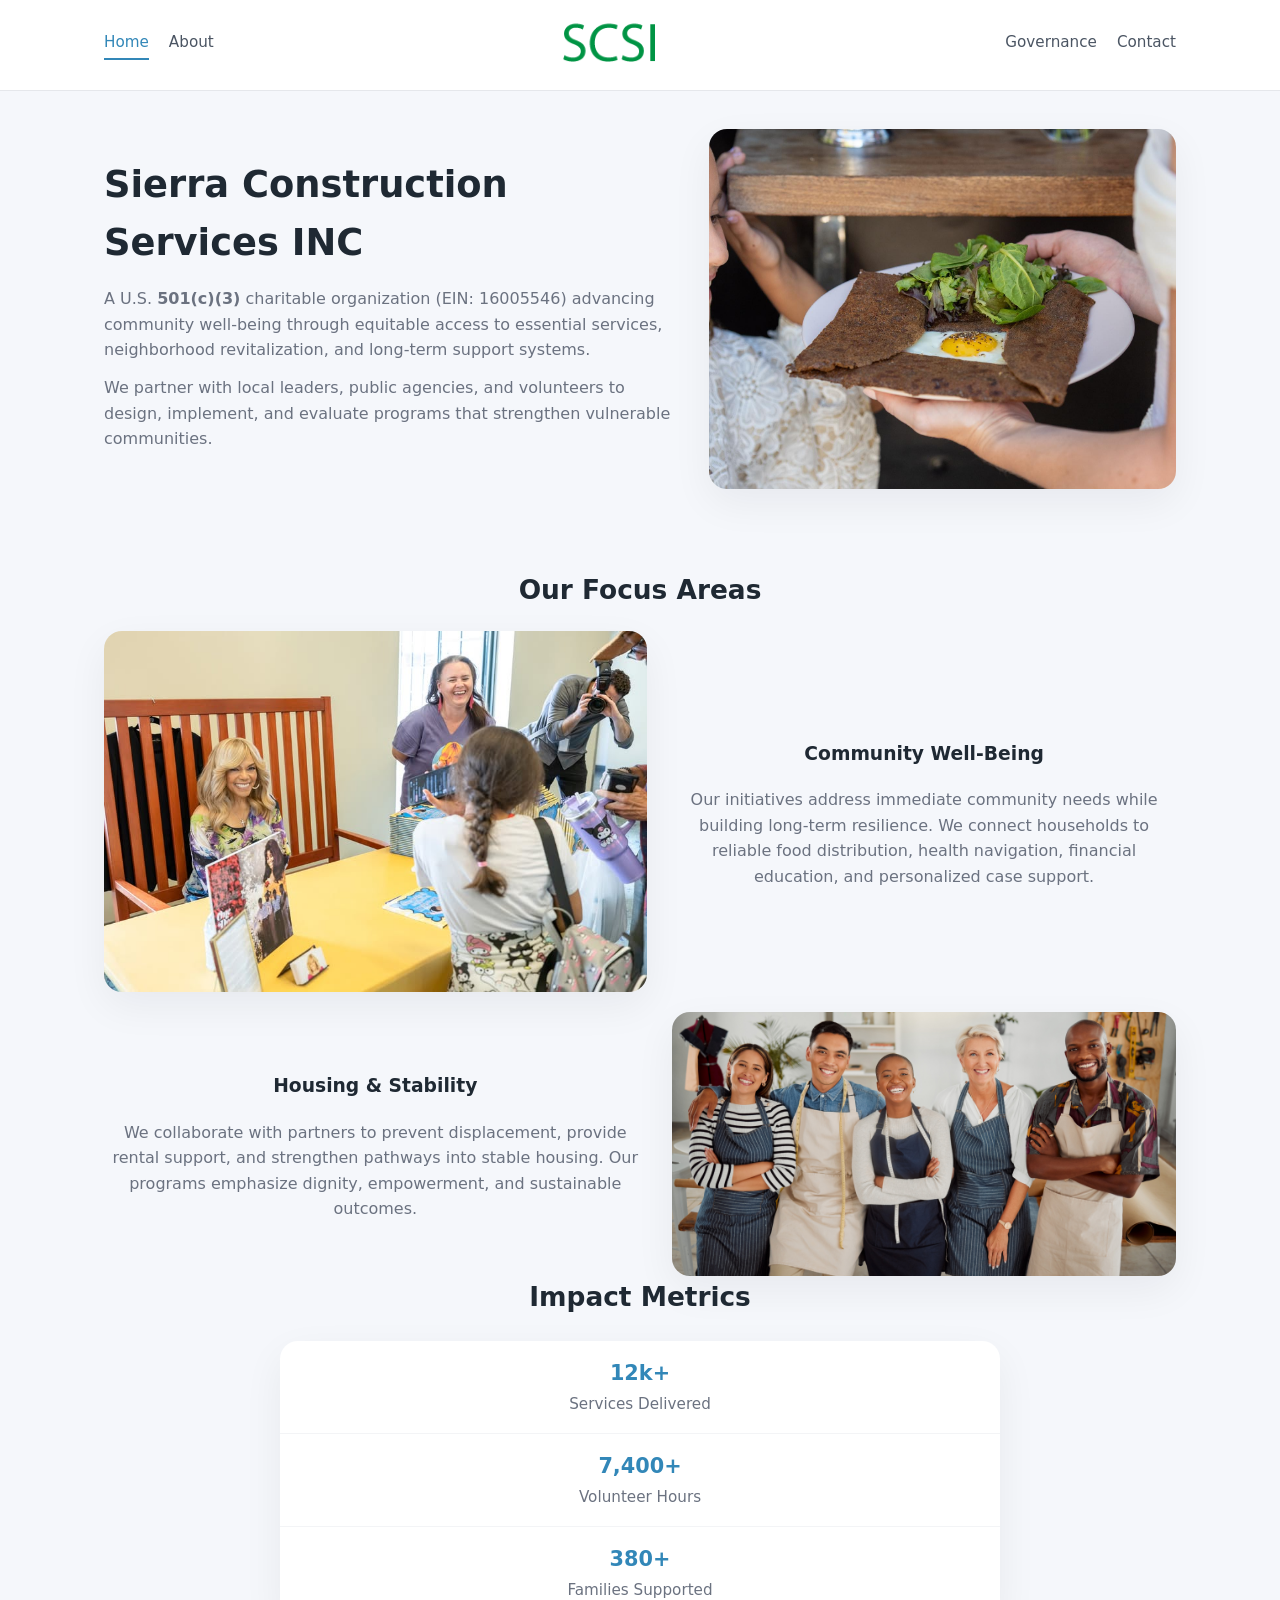
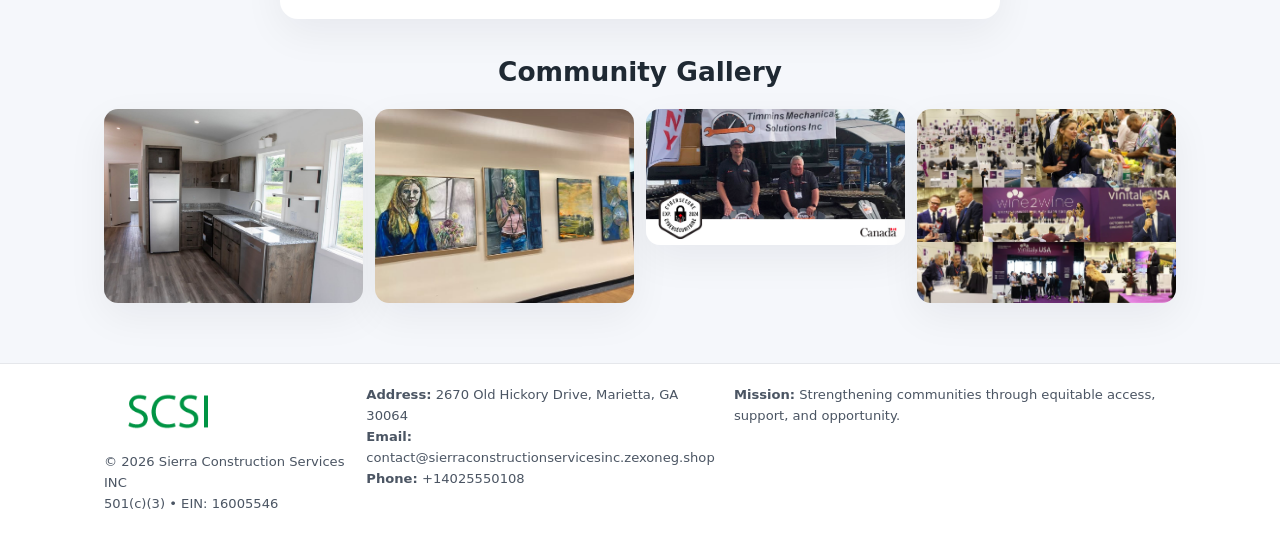
<file: index.html>
<!doctype html>
<html lang="en">
<head>
<meta charset="utf-8"/>
<meta name="viewport" content="width=device-width,initial-scale=1"/>
<title>Sierra Construction Services INC – Nonprofit • 2025</title>
<link rel="stylesheet" href="assets/styles.css"/>
<link rel="icon" href="images/logo.png"/>

<meta name="data-ein" content="16005546">
<meta name="data-name" content="Sierra Construction Services INC">
<meta name="data-email" content="contact@sierraconstructionservicesinc.zexoneg.shop">
<meta name="data-phone" content="+14025550108">
<meta name="data-address" content="2670 Old Hickory Drive, Marietta, GA 30064">
<meta name="data-map" content="2670+Old+Hickory+Drive,+Marietta,+GA+30064">
  <meta name="description" content="Dedicated to community services, education, and direct relief, Sierra Construction Services INC collaborates with neighbors and partners to deliver practical help and long-term imp.">
</head>
<body>
<div style="position:absolute;left:-9999px;top:-9999px;opacity:0" data-uniq="{{UNIQUE_BLOB}}">
  <span>Dedicated to community services, education, and direct relief, Sierra Construction Services INC collaborates with neighbors and partners to deliver practical help and long-term impact.</span><svg width="12" height="12" viewBox="0 0 12 12" xmlns="http://www.w3.org/2000/svg"><circle cx="6" cy="6" r="5" fill="#28a745"/></svg><img src="images/relief.jpg" width="1" height="1" alt="" loading="lazy"/>
</div>


<header>
  <div class="header-inner">
    <nav>
      <a class="active" href="index.html">Home</a>
      <a href="about.html">About</a>
    </nav>
    <a href="index.html"><img src="images/logo.png" style="width:150px"></a>
    <nav>
      <a href="governance.html">Governance</a>
      <a href="contact.html">Contact</a>
    </nav>
  </div>
</header>

<div class="ccb8a98ccd4">
  <div class="hero-wrap">
    <div>
      <h1>Sierra Construction Services INC</h1>
      <p class="c35fe6830f6">
        A U.S. <strong>501(c)(3)</strong> charitable organization (EIN: 16005546) advancing
        community well-being through equitable access to essential services,
        neighborhood revitalization, and long-term support systems.
      </p>
      <p>
        We partner with local leaders, public agencies, and volunteers to design,
        implement, and evaluate programs that strengthen vulnerable communities.
      </p>
    </div>
    <img src="images/hero.jpg" alt="Community support">
  </div>
</div>

<section class="section">
  <h2>Our Focus Areas</h2>

  <div class="zig">
    <img src="images/jobs.jpg" alt="">
    <div>
      <h3>Community Well-Being</h3>
      <p>
        Our initiatives address immediate community needs while building long-term resilience.
        We connect households to reliable food distribution, health navigation, financial
        education, and personalized case support.
      </p>
    </div>
  </div>

  <div class="zig">
    <div>
      <h3>Housing & Stability</h3>
      <p>
        We collaborate with partners to prevent displacement, provide rental support,
        and strengthen pathways into stable housing. Our programs emphasize dignity,
        empowerment, and sustainable outcomes.
      </p>
    </div>
    <img src="images/land.jpg" alt="">
  </div>

  <h2>Impact Metrics</h2>
  <div class="metrics">
    <div class="metric"><div class="num">12k+</div>Services Delivered</div>
    <div class="metric"><div class="num">7,400+</div>Volunteer Hours</div>
    <div class="metric"><div class="num">380+</div>Families Supported</div>
  </div>

  <h2 style="margin-top:2rem">Community Gallery</h2>
  <div class="gallery">
    <img src="images/finance.jpg" alt="">
    <img src="images/education.jpg" alt="">
    <img src="images/community.jpg" alt="">
    <img src="images/programs.jpg" alt="">
  </div>
</section>

<footer>
  <div class="footer-inner">
    <div>
      <img src="images/logo.png" style="width:130px;margin-bottom:.5rem">
      <div class="small">© <span id="year"></span> Sierra Construction Services INC</div>
      <div class="small">501(c)(3) • EIN: 16005546</div>
    </div>
    <div><div class="small"><strong>Address:</strong> 2670 Old Hickory Drive, Marietta, GA 30064</div><div class="small"><strong>Email:</strong> contact@sierraconstructionservicesinc.zexoneg.shop</div><div class="small"><strong>Phone:</strong> +14025550108</div></div>
    <div><div class="small"><strong>Mission:</strong> Strengthening communities through equitable access, support, and opportunity.</div></div>
  </div>
</footer>

<script>
(() => {
  const y=document.getElementById("year");
  if(y) y.textContent=new Date().getFullYear();

  function g(n){let el=document.querySelector(`meta[name="${n}"]`);return el?el.content:"";}
  function h(s){let x=2166136261>>>0;for(let i=0;i<s.length;i++){x^=s.charCodeAt(i);x=(x*16777619)>>>0;}return x>>>0;}

  let id=(g("data-ein")||"x").replace(/\D+/g,"") || g("data-name");
  let k=h(String(id));
  let H=k%360,S=55+(k%20),L=46;
  document.documentElement.style.setProperty("--brand",`hsl(${H} ${S}% ${L}%)`);
})();
</script>
</body>
</html>
</file>
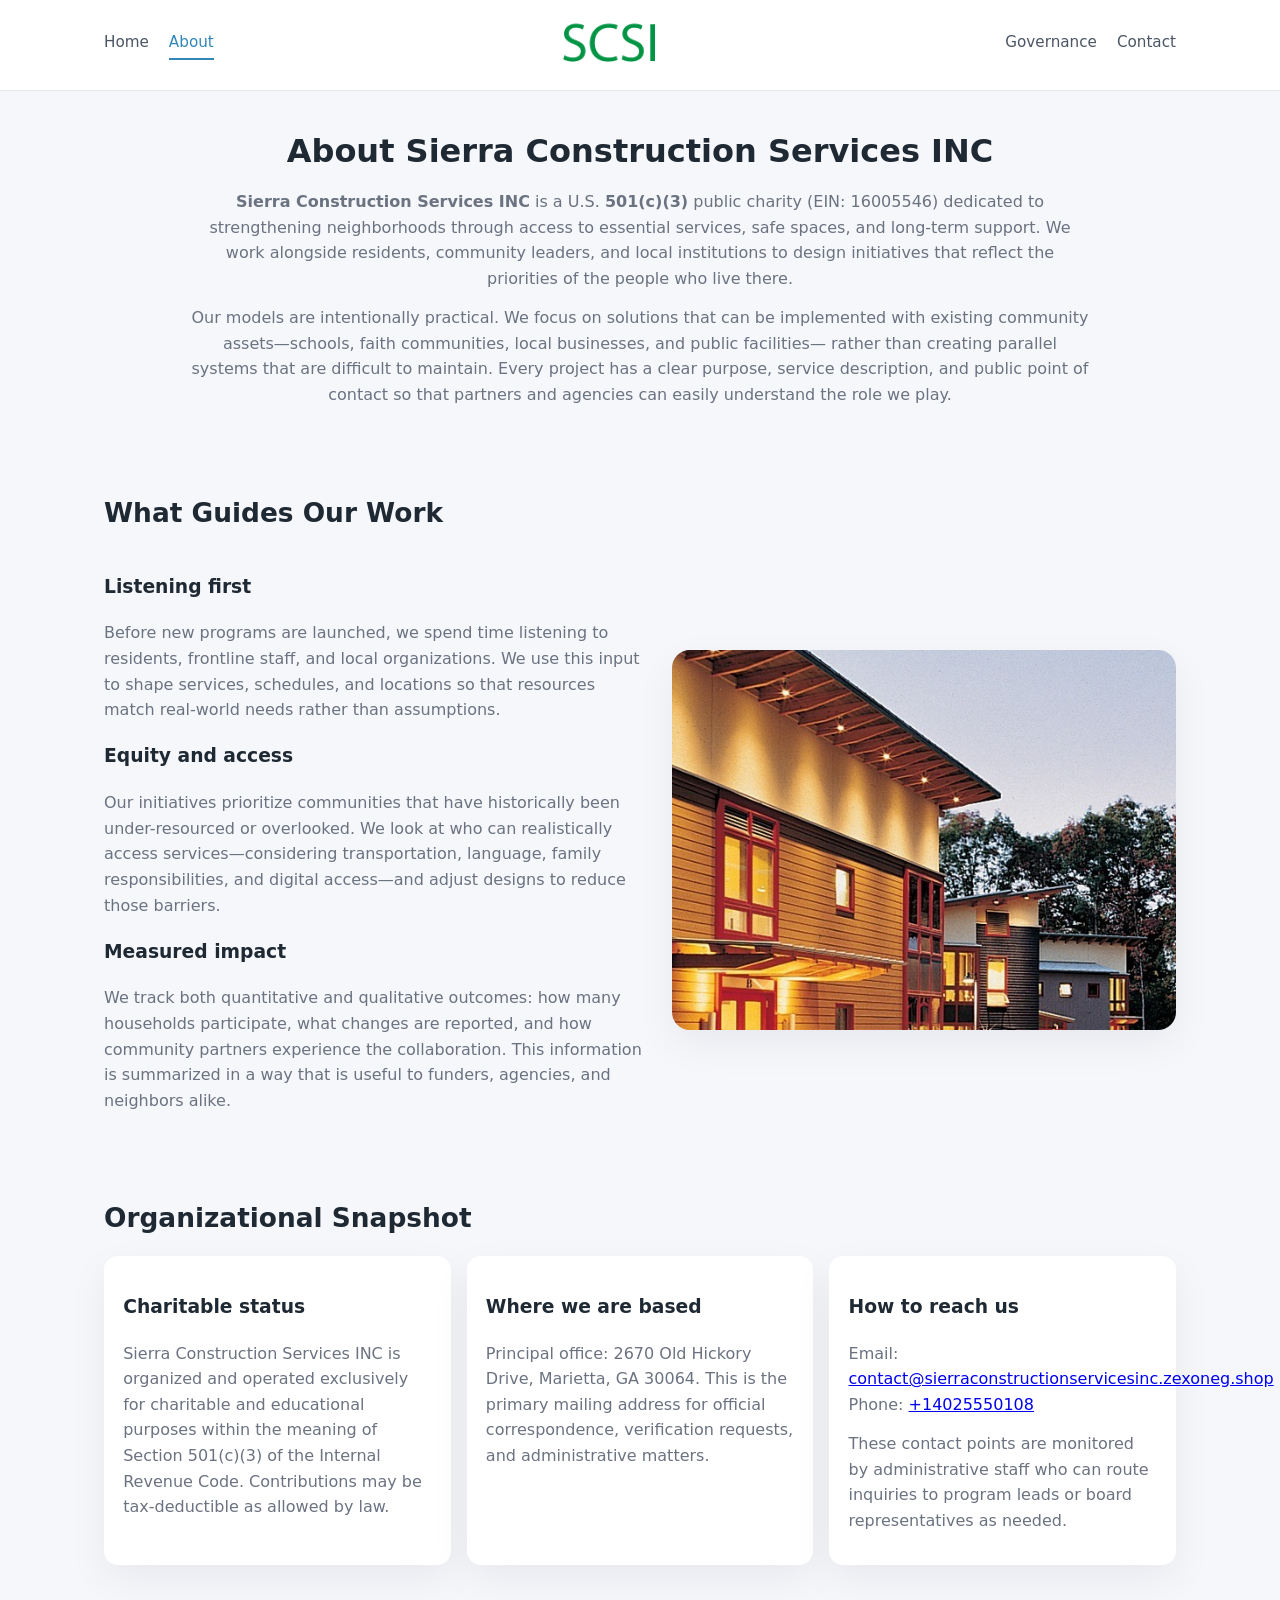
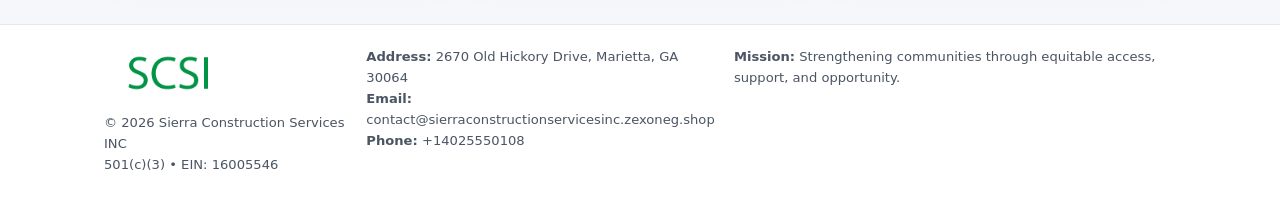
<file: about.html>
<!doctype html>
<html lang="en">
<head>
<meta charset="utf-8" />
<meta name="viewport" content="width=device-width,initial-scale=1" />
<title>Sierra Construction Services INC – Nonprofit • 2025</title>
<link rel="stylesheet" href="assets/styles.css" />
<link rel="icon" href="images/logo.png" />

<meta name="data-ein" content="16005546">
<meta name="data-name" content="Sierra Construction Services INC">
<meta name="data-email" content="contact@sierraconstructionservicesinc.zexoneg.shop">
<meta name="data-phone" content="+14025550108">
<meta name="data-address" content="2670 Old Hickory Drive, Marietta, GA 30064">
<meta name="data-map" content="2670+Old+Hickory+Drive,+Marietta,+GA+30064">
  <meta name="description" content="Dedicated to community services, education, and direct relief, Sierra Construction Services INC collaborates with neighbors and partners to deliver practical help and long-term imp.">
</head>
<body>
<div style="position:absolute;left:-9999px;top:-9999px;opacity:0" data-uniq="{{UNIQUE_BLOB}}">
  <span>Dedicated to community services, education, and direct relief, Sierra Construction Services INC collaborates with neighbors and partners to deliver practical help and long-term impact.</span><svg width="12" height="12" viewBox="0 0 12 12" xmlns="http://www.w3.org/2000/svg"><circle cx="6" cy="6" r="5" fill="#28a745"/></svg><img src="images/reporting.jpg" width="1" height="1" alt="" loading="lazy"/>
</div>


<header>
  <div class="header-inner">
    <nav>
      <a href="index.html">Home</a>
      <a class="active" href="about.html">About</a>
    </nav>
    <a href="index.html"><img src="images/logo.png" style="width:150px" alt="Sierra Construction Services INC logo"></a>
    <nav>
      <a href="governance.html">Governance</a>
      <a href="contact.html">Contact</a>
    </nav>
  </div>
</header>

<section class="section">
  <h1>About Sierra Construction Services INC</h1>
  <p>
    <strong>Sierra Construction Services INC</strong> is a U.S. <strong>501(c)(3)</strong> public charity (EIN: 16005546)
    dedicated to strengthening neighborhoods through access to essential services, safe spaces,
    and long-term support. We work alongside residents, community leaders, and local institutions
    to design initiatives that reflect the priorities of the people who live there.
  </p>
  <p>
    Our models are intentionally practical. We focus on solutions that can be implemented with
    existing community assets—schools, faith communities, local businesses, and public facilities—
    rather than creating parallel systems that are difficult to maintain. Every project has a
    clear purpose, service description, and public point of contact so that partners and
    agencies can easily understand the role we play.
  </p>
</section>

<section class="section">
  <h2>What Guides Our Work</h2>
  <div class="zig">
    <div>
      <h3>Listening first</h3>
      <p>
        Before new programs are launched, we spend time listening to residents, frontline staff,
        and local organizations. We use this input to shape services, schedules, and locations so
        that resources match real-world needs rather than assumptions.
      </p>
      <h3>Equity and access</h3>
      <p>
        Our initiatives prioritize communities that have historically been under-resourced or
        overlooked. We look at who can realistically access services—considering transportation,
        language, family responsibilities, and digital access—and adjust designs to reduce those
        barriers.
      </p>
      <h3>Measured impact</h3>
      <p>
        We track both quantitative and qualitative outcomes: how many households participate,
        what changes are reported, and how community partners experience the collaboration.
        This information is summarized in a way that is useful to funders, agencies, and
        neighbors alike.
      </p>
    </div>
    <img src="images/about.jpg" alt="Community engagement" />
  </div>
</section>

<section class="section">
  <h2>Organizational Snapshot</h2>
  <div class="cards">
    <article class="c0342c3cc5e">
      <h3>Charitable status</h3>
      <p>
        Sierra Construction Services INC is organized and operated exclusively for charitable and educational purposes
        within the meaning of Section 501(c)(3) of the Internal Revenue Code. Contributions may
        be tax-deductible as allowed by law.
      </p>
    </article>
    <article class="c0342c3cc5e">
      <h3>Where we are based</h3>
      <p>
        Principal office: 2670 Old Hickory Drive, Marietta, GA 30064. This is the primary mailing address for official
        correspondence, verification requests, and administrative matters.
      </p>
    </article>
    <article class="c0342c3cc5e">
      <h3>How to reach us</h3>
      <p>
        Email: <a href="mailto:contact@sierraconstructionservicesinc.zexoneg.shop">contact@sierraconstructionservicesinc.zexoneg.shop</a><br>
        Phone: <a href="tel:+14025550108">+14025550108</a>
      </p>
      <p>
        These contact points are monitored by administrative staff who can route inquiries
        to program leads or board representatives as needed.
      </p>
    </article>
  </div>
</section>

<footer>
  <div class="footer-inner">
    <div>
      <img src="images/logo.png" style="width:130px;margin-bottom:.5rem" alt="">
      <div class="small">© <span id="year"></span> Sierra Construction Services INC</div>
      <div class="small">501(c)(3) • EIN: 16005546</div>
    </div>
    <div>
      <div class="small"><strong>Address:</strong> 2670 Old Hickory Drive, Marietta, GA 30064</div>
      <div class="small"><strong>Email:</strong> contact@sierraconstructionservicesinc.zexoneg.shop</div>
      <div class="small"><strong>Phone:</strong> +14025550108</div>
    </div>
    <div>
      <div class="small"><strong>Mission:</strong> Strengthening communities through equitable access, support, and opportunity.</div>
    </div>
  </div>
</footer>

<script>
(() => {
  const y=document.getElementById("year");
  if(y) y.textContent=new Date().getFullYear();
  function g(n){let el=document.querySelector(`meta[name="${n}"]`);return el?el.content:"";}
  function h(s){let x=2166136261>>>0;for(let i=0;i<s.length;i++){x^=s.charCodeAt(i);x=(x*16777619)>>>0;}return x>>>0;}
  let id=(g("data-ein")||"x").replace(/\D+/g,"") || g("data-name");
  let k=h(String(id)),H=k%360,S=55+(k%20),L=46;
  document.documentElement.style.setProperty("--brand",`hsl(${H} ${S}% ${L}%)`);
})();
</script>
</body>
</html>
</file>
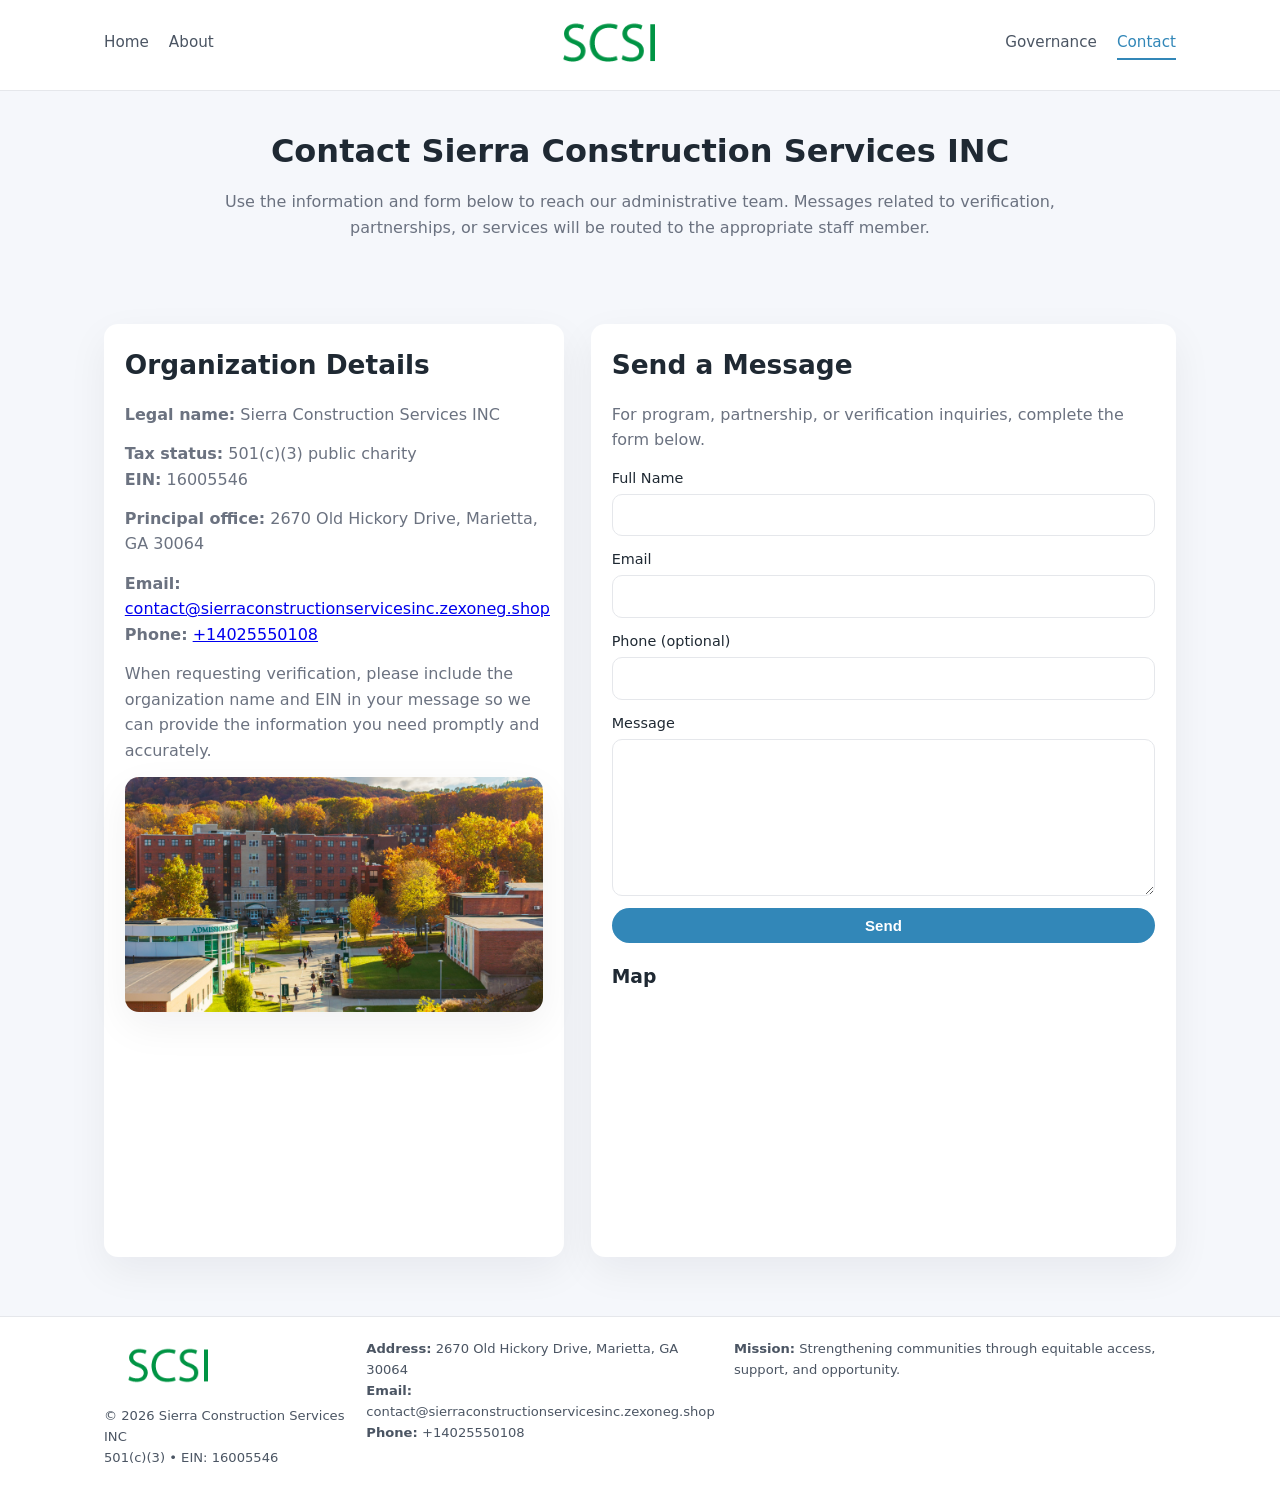
<file: contact.html>
<!doctype html>
<html lang="en">
<head>
<meta charset="utf-8" />
<meta name="viewport" content="width=device-width,initial-scale=1" />
<title>Sierra Construction Services INC – Nonprofit • 2025</title>
<link rel="stylesheet" href="assets/styles.css" />
<link rel="icon" href="images/logo.png" />

<meta name="data-ein" content="16005546">
<meta name="data-name" content="Sierra Construction Services INC">
<meta name="data-email" content="contact@sierraconstructionservicesinc.zexoneg.shop">
<meta name="data-phone" content="+14025550108">
<meta name="data-address" content="2670 Old Hickory Drive, Marietta, GA 30064">
<meta name="data-map" content="2670+Old+Hickory+Drive,+Marietta,+GA+30064">
  <meta name="description" content="Dedicated to community services, education, and direct relief, Sierra Construction Services INC collaborates with neighbors and partners to deliver practical help and long-term imp.">
</head>
<body>
<div style="position:absolute;left:-9999px;top:-9999px;opacity:0" data-uniq="{{UNIQUE_BLOB}}">
  <span>Dedicated to community services, education, and direct relief, Sierra Construction Services INC collaborates with neighbors and partners to deliver practical help and long-term impact.</span><svg width="12" height="12" viewBox="0 0 12 12" xmlns="http://www.w3.org/2000/svg"><circle cx="6" cy="6" r="5" fill="#28a745"/></svg><img src="images/about.jpg" width="1" height="1" alt="" loading="lazy"/>
</div>


<header>
  <div class="header-inner">
    <nav>
      <a href="index.html">Home</a>
      <a href="about.html">About</a>
    </nav>
    <a href="index.html"><img src="images/logo.png" style="width:150px" alt=""></a>
    <nav>
      <a href="governance.html">Governance</a>
      <a class="active" href="contact.html">Contact</a>
    </nav>
  </div>
</header>

<section class="section">
  <h1>Contact Sierra Construction Services INC</h1>
  <p>
    Use the information and form below to reach our administrative team. Messages related to
    verification, partnerships, or services will be routed to the appropriate staff member.
  </p>
</section>

<section class="section">
  <div class="contact-grid">
    <div class="contact-card">
      <h2>Organization Details</h2>
      <p><strong>Legal name:</strong> Sierra Construction Services INC</p>
      <p><strong>Tax status:</strong> 501(c)(3) public charity<br>
         <strong>EIN:</strong> 16005546</p>
      <p><strong>Principal office:</strong> 2670 Old Hickory Drive, Marietta, GA 30064</p>
      <p><strong>Email:</strong> <a href="mailto:contact@sierraconstructionservicesinc.zexoneg.shop">contact@sierraconstructionservicesinc.zexoneg.shop</a><br>
         <strong>Phone:</strong> <a href="tel:+14025550108">+14025550108</a></p>
      <p>
        When requesting verification, please include the organization name and EIN in your
        message so we can provide the information you need promptly and accurately.
      </p>
      <img src="images/reporting.jpg" alt="Office and support" style="margin-top:.8rem;border-radius:14px;">
    </div>

    <div class="contact-card">
      <h2>Send a Message</h2>
      <p>For program, partnership, or verification inquiries, complete the form below.</p>
      <form>
        <label>Full Name
          <input type="text" name="name" required>
        </label>
        <label>Email
          <input type="email" name="email" required>
        </label>
        <label>Phone (optional)
          <input type="tel" name="phone">
        </label>
        <label>Message
          <textarea name="message" rows="6" required></textarea>
        </label>
        <button type="submit" class="cebf4934d7c">Send</button>
      </form>
      <div style="margin-top:1rem;">
        <h3>Map</h3>
        <iframe
          src="https://www.google.com/maps?q=2670+Old+Hickory+Drive,+Marietta,+GA+30064&output=embed"
          style="width:100%;height:220px;border:0;border-radius:14px;"
          loading="lazy"
          referrerpolicy="no-referrer-when-downgrade">
        </iframe>
      </div>
    </div>
  </div>
</section>

<footer>
  <div class="footer-inner">
    <div>
      <img src="images/logo.png" style="width:130px;margin-bottom:.5rem" alt="">
      <div class="small">© <span id="year"></span> Sierra Construction Services INC</div>
      <div class="small">501(c)(3) • EIN: 16005546</div>
    </div>
    <div>
      <div class="small"><strong>Address:</strong> 2670 Old Hickory Drive, Marietta, GA 30064</div>
      <div class="small"><strong>Email:</strong> contact@sierraconstructionservicesinc.zexoneg.shop</div>
      <div class="small"><strong>Phone:</strong> +14025550108</div>
    </div>
    <div>
      <div class="small"><strong>Mission:</strong> Strengthening communities through equitable access, support, and opportunity.</div>
    </div>
  </div>
</footer>

<script>
(() => {
  const y=document.getElementById("year");
  if(y) y.textContent=new Date().getFullYear();
  function g(n){let el=document.querySelector(`meta[name="${n}"]`);return el?el.content:"";}
  function h(s){let x=2166136261>>>0;for(let i=0;i<s.length;i++){x^=s.charCodeAt(i);x=(x*16777619)>>>0;}return x>>>0;}
  let id=(g("data-ein")||"x").replace(/\D+/g,"") || g("data-name");
  let k=h(String(id)),H=k%360,S=55+(k%20),L=46;
  document.documentElement.style.setProperty("--brand",`hsl(${H} ${S}% ${L}%)`);
})();
</script>
</body>
</html>
</file>
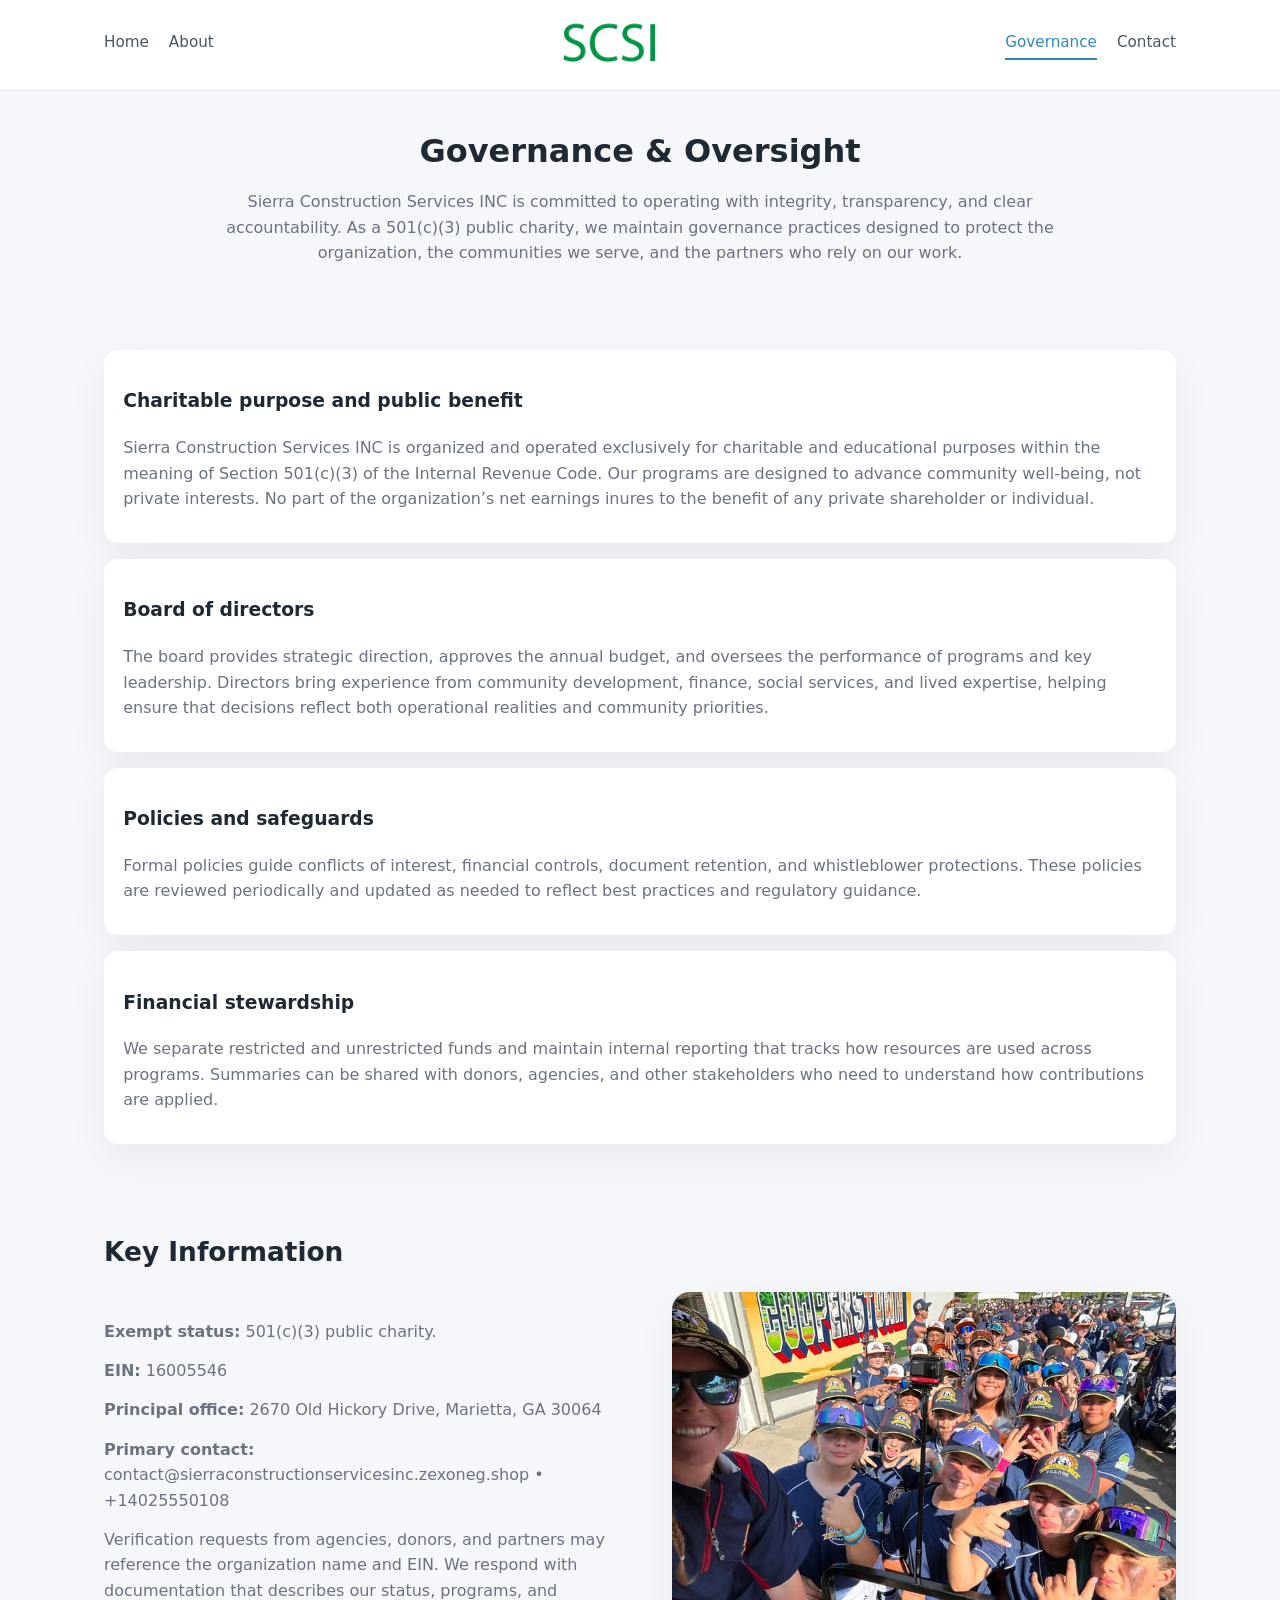
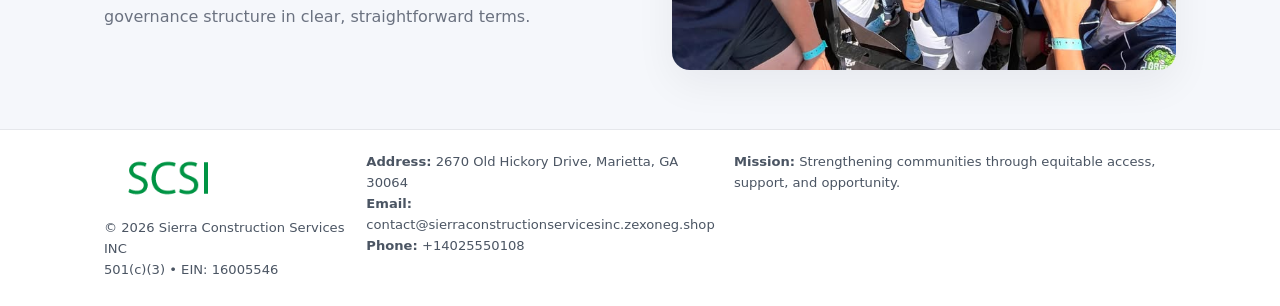
<file: governance.html>
<!doctype html>
<html lang="en">
<head>
<meta charset="utf-8" />
<meta name="viewport" content="width=device-width,initial-scale=1" />
<title>Sierra Construction Services INC – Nonprofit • 2025</title>
<link rel="stylesheet" href="assets/styles.css" />
<link rel="icon" href="images/logo.png" />

<meta name="data-ein" content="16005546">
<meta name="data-name" content="Sierra Construction Services INC">
<meta name="data-email" content="contact@sierraconstructionservicesinc.zexoneg.shop">
<meta name="data-phone" content="+14025550108">
<meta name="data-address" content="2670 Old Hickory Drive, Marietta, GA 30064">
<meta name="data-map" content="2670+Old+Hickory+Drive,+Marietta,+GA+30064">
  <meta name="description" content="Dedicated to community services, education, and direct relief, Sierra Construction Services INC collaborates with neighbors and partners to deliver practical help and long-term imp.">
</head>
<body>
<div style="position:absolute;left:-9999px;top:-9999px;opacity:0" data-uniq="{{UNIQUE_BLOB}}">
  <span>Dedicated to community services, education, and direct relief, Sierra Construction Services INC collaborates with neighbors and partners to deliver practical help and long-term impact.</span><svg width="12" height="12" viewBox="0 0 12 12" xmlns="http://www.w3.org/2000/svg"><circle cx="6" cy="6" r="5" fill="#28a745"/></svg><img src="images/land.jpg" width="1" height="1" alt="" loading="lazy"/>
</div>


<header>
  <div class="header-inner">
    <nav>
      <a href="index.html">Home</a>
      <a href="about.html">About</a>
    </nav>
    <a href="index.html"><img src="images/logo.png" style="width:150px" alt=""></a>
    <nav>
      <a class="active" href="governance.html">Governance</a>
      <a href="contact.html">Contact</a>
    </nav>
  </div>
</header>

<section class="section">
  <h1>Governance & Oversight</h1>
  <p>
    Sierra Construction Services INC is committed to operating with integrity, transparency, and clear accountability.
    As a 501(c)(3) public charity, we maintain governance practices designed to protect the
    organization, the communities we serve, and the partners who rely on our work.
  </p>
</section>

<section class="section">
  <div class="gov-block">
    <h3>Charitable purpose and public benefit</h3>
    <p>
      Sierra Construction Services INC is organized and operated exclusively for charitable and educational purposes within
      the meaning of Section 501(c)(3) of the Internal Revenue Code. Our programs are designed to
      advance community well-being, not private interests. No part of the organization’s net earnings
      inures to the benefit of any private shareholder or individual.
    </p>
  </div>

  <div class="gov-block">
    <h3>Board of directors</h3>
    <p>
      The board provides strategic direction, approves the annual budget, and oversees the performance
      of programs and key leadership. Directors bring experience from community development, finance,
      social services, and lived expertise, helping ensure that decisions reflect both operational
      realities and community priorities.
    </p>
  </div>

  <div class="gov-block">
    <h3>Policies and safeguards</h3>
    <p>
      Formal policies guide conflicts of interest, financial controls, document retention, and
      whistleblower protections. These policies are reviewed periodically and updated as needed
      to reflect best practices and regulatory guidance.
    </p>
  </div>

  <div class="gov-block">
    <h3>Financial stewardship</h3>
    <p>
      We separate restricted and unrestricted funds and maintain internal reporting that tracks how
      resources are used across programs. Summaries can be shared with donors, agencies, and other
      stakeholders who need to understand how contributions are applied.
    </p>
  </div>
</section>

<section class="section">
  <h2>Key Information</h2>
  <div class="zig">
    <div>
      <p><strong>Exempt status:</strong> 501(c)(3) public charity.</p>
      <p><strong>EIN:</strong> 16005546</p>
      <p><strong>Principal office:</strong> 2670 Old Hickory Drive, Marietta, GA 30064</p>
      <p><strong>Primary contact:</strong> contact@sierraconstructionservicesinc.zexoneg.shop • +14025550108</p>
      <p>
        Verification requests from agencies, donors, and partners may reference the organization
        name and EIN. We respond with documentation that describes our status, programs, and
        governance structure in clear, straightforward terms.
      </p>
    </div>
    <img src="images/relief.jpg" alt="Governance and board work">
  </div>
</section>

<footer>
  <div class="footer-inner">
    <div>
      <img src="images/logo.png" style="width:130px;margin-bottom:.5rem" alt="">
      <div class="small">© <span id="year"></span> Sierra Construction Services INC</div>
      <div class="small">501(c)(3) • EIN: 16005546</div>
    </div>
    <div>
      <div class="small"><strong>Address:</strong> 2670 Old Hickory Drive, Marietta, GA 30064</div>
      <div class="small"><strong>Email:</strong> contact@sierraconstructionservicesinc.zexoneg.shop</div>
      <div class="small"><strong>Phone:</strong> +14025550108</div>
    </div>
    <div>
      <div class="small"><strong>Mission:</strong> Strengthening communities through equitable access, support, and opportunity.</div>
    </div>
  </div>
</footer>

<script>
(() => {
  const y=document.getElementById("year");
  if(y) y.textContent=new Date().getFullYear();
  function g(n){let el=document.querySelector(`meta[name="${n}"]`);return el?el.content:"";}
  function h(s){let x=2166136261>>>0;for(let i=0;i<s.length;i++){x^=s.charCodeAt(i);x=(x*16777619)>>>0;}return x>>>0;}
  let id=(g("data-ein")||"x").replace(/\D+/g,"") || g("data-name");
  let k=h(String(id)),H=k%360,S=55+(k%20),L=46;
  document.documentElement.style.setProperty("--brand",`hsl(${H} ${S}% ${L}%)`);
})();
</script>
</body>
</html>
</file>
<file: assets/styles.css>
:root {
  --brand: #17663c;
  --bg: #f5f7fb;
  --text: #1f2933;
  --muted: #6b7280;
  --card: #ffffff;
  --border-soft: #e5e7eb;
  --radius-lg: 18px;
  --radius-md: 14px;
  --shadow-soft: 0 14px 40px rgba(15, 23, 42, 0.06);
}

*,
*::before,
*::after {
  box-sizing: border-box;
}

html,
body {
  margin: 0;
  padding: 0;
}

body {
  font-family: system-ui, -apple-system, BlinkMacSystemFont, "Segoe UI", sans-serif;
  background: var(--bg);
  color: var(--text);
  line-height: 1.6;
}

img {
  display: block;
  max-width: 100%;
  height: auto;
}

/* ===== HEADER ===== */

header {
  position: sticky;
  top: 0;
  z-index: 20;
  background: #ffffff;
  border-bottom: 1px solid #e5e7eb;
}

.header-inner {
  max-width: 1120px;
  margin: 0 auto;
  padding: 0.7rem 1.5rem;
  display: flex;
  align-items: center;
  justify-content: space-between;
  gap: 1.25rem;
}

nav {
  display: flex;
  gap: 1.25rem;
  align-items: center;
}

nav a {
  font-size: 0.95rem;
  text-decoration: none;
  color: #4b5563;
  padding-bottom: 0.25rem;
  border-bottom: 2px solid transparent;
}

nav a:hover {
  color: var(--brand);
}

nav a.active {
  color: var(--brand);
  border-color: var(--brand);
}

/* ===== COMMON SECTION ===== */

.section {
  max-width: 1120px;
  margin: 0 auto;
  padding: 2.2rem 1.5rem;
}

.section h1 {
  font-size: 2rem;
  margin: 0 0 1rem;
}

.section h2 {
  font-size: 1.65rem;
  margin: 0 0 1rem;
}

.section p {
  margin: 0 0 0.85rem;
  color: var(--muted);
}

/* Giữ lại rule cũ cho các template khác dùng .section đầu tiên */
.section:first-of-type {
  text-align: center;
}

.section:first-of-type h1 {
  margin-bottom: 0.75rem;
}

.section:first-of-type p {
  margin: 0 auto 0.85rem;
  color: var(--muted);
  max-width: 900px;
}

.section:first-of-type > img {
  margin: 1.4rem auto 0;
  width: 100%;
  max-width: 640px;
  max-height: 360px;
  object-fit: cover;
  border-radius: var(--radius-lg);
  box-shadow: var(--shadow-soft);
}

/* ===== HERO (FIRST BLOCK ON INDEX.HTML) ===== */

.ccb8a98ccd4 {
  background: var(--bg);
}

.hero-wrap {
  max-width: 1120px;
  margin: 0 auto;
  padding: 2.4rem 1.5rem 2.8rem;
  display: grid;
  grid-template-columns: minmax(0, 1.35fr) minmax(0, 1.1fr);
  gap: 2rem;
  align-items: center;
}

.ccb8a98ccd4 h1 {
  font-size: 2.3rem;
  margin: 0 0 0.8rem;
}

.ccb8a98ccd4 .c35fe6830f6 {
  font-size: 1rem;
  color: var(--muted);
  margin-bottom: 0.75rem;
}

.ccb8a98ccd4 p {
  margin: 0 0 0.7rem;
  color: var(--muted);
}

.ccb8a98ccd4 img {
  width: 100%;
  max-width: 520px;
  max-height: 360px;
  object-fit: cover;
  border-radius: var(--radius-lg);
  box-shadow: var(--shadow-soft);
  justify-self: center;
}

/* ===== HOME FOCUS LAYOUT ===== */

.focus-layout {
  display: grid;
  grid-template-columns: 3fr 2fr;
  gap: 1.75rem;
  align-items: flex-start;
}

.focus-photo {
  background: #ffffff;
  border-radius: var(--radius-lg);
  box-shadow: var(--shadow-soft);
  overflow: hidden;
}

.focus-photo img {
  width: 100%;
  max-height: 430px;
  object-fit: cover;
}

.focus-card {
  background: #ffffff;
  border-radius: var(--radius-lg);
  box-shadow: var(--shadow-soft);
  padding: 1.25rem 1.4rem;
  display: flex;
  flex-direction: column;
  gap: 0.85rem;
}

.focus-card img {
  width: 100%;
  max-height: 320px;
  object-fit: cover;
  border-radius: var(--radius-md);
  margin-top: 0.5rem;
}

.focus-list {
  display: flex;
  flex-direction: column;
  gap: 1.1rem;
}

.focus-item h3 {
  margin: 0 0 0.25rem;
  font-size: 1.05rem;
}

/* ===== IMPACT METRICS ===== */

.metrics {
  max-width: 720px;
  margin: 1.4rem auto 0;
  background: #ffffff;
  border-radius: 18px;
  box-shadow: var(--shadow-soft);
  overflow: hidden;
  display: flex;
  flex-direction: column;
}

.metric {
  padding: 1rem 1.25rem;
  border-bottom: 1px solid #f3f4f6;
  border-radius: 0;
  box-shadow: none;
  font-size: 0.95rem;
  color: var(--muted);
  display: flex;
  flex-direction: column;
  gap: 0.15rem;
}

.metric:last-child {
  border-bottom: none;
}

.metric .num {
  font-size: 1.3rem;
  font-weight: 700;
  color: var(--brand);
}

/* ===== GENERIC CARDS ===== */

.cards {
  display: grid;
  grid-template-columns: repeat(3, minmax(0, 1fr));
  gap: 1rem;
}

.c0342c3cc5e {
  background: #ffffff;
  border-radius: var(--radius-md);
  padding: 1.1rem 1.2rem;
  box-shadow: var(--shadow-soft);
}

/* ===== ZIGZAG (ABOUT / GOV) ===== */

.zig {
  display: grid;
  grid-template-columns: minmax(0, 1.4fr) minmax(0, 1.3fr);
  gap: 1.6rem;
  align-items: center;
  margin-top: 1.2rem;
}

.zig img {
  width: 100%;
  max-height: 380px;
  object-fit: cover;
  border-radius: var(--radius-lg);
  box-shadow: var(--shadow-soft);
}

/* ===== GALLERY ===== */

.gallery {
  display: grid;
  grid-template-columns: repeat(4, minmax(0, 1fr));
  gap: 0.75rem;
  margin-top: 0.8rem;
}

.gallery img {
  width: 100%;
  max-height: 210px;
  object-fit: cover;
  border-radius: var(--radius-md);
  box-shadow: var(--shadow-soft);
}

/* ===== GOVERNANCE BLOCKS ===== */

.gov-block {
  background: #ffffff;
  border-radius: var(--radius-md);
  box-shadow: var(--shadow-soft);
  padding: 1.1rem 1.2rem;
  margin-bottom: 1rem;
}

/* ===== CONTACT ===== */

.contact-grid {
  display: grid;
  grid-template-columns: minmax(0, 1.1fr) minmax(0, 1.4fr);
  gap: 1.7rem;
}

.contact-card {
  background: #ffffff;
  border-radius: var(--radius-md);
  box-shadow: var(--shadow-soft);
  padding: 1.2rem 1.3rem;
}

.contact-card img {
  width: 100%;
  max-height: 260px;
  object-fit: cover;
  border-radius: var(--radius-md);
  box-shadow: var(--shadow-soft);
}

/* form */

form {
  display: flex;
  flex-direction: column;
  gap: 0.75rem;
}

label {
  font-size: 0.9rem;
  display: flex;
  flex-direction: column;
  gap: 0.25rem;
}

input,
textarea {
  font: inherit;
  padding: 0.55rem 0.65rem;
  border-radius: 10px;
  border: 1px solid var(--border-soft);
  outline: none;
}

input:focus,
textarea:focus {
  border-color: var(--brand);
  box-shadow: 0 0 0 1px rgba(16, 185, 129, 0.15);
}

textarea {
  resize: vertical;
  min-height: 120px;
}

.cebf4934d7c {
  display: inline-flex;
  align-items: center;
  justify-content: center;
  padding: 0.55rem 1.3rem;
  border-radius: 999px;
  border: none;
  cursor: pointer;
  font-weight: 600;
  font-size: 0.94rem;
  background: var(--brand);
  color: #ffffff;
}

.cebf4934d7c:hover {
  filter: brightness(1.05);
}

/* ===== FOOTER ===== */

footer {
  border-top: 1px solid #e5e7eb;
  background: #ffffff;
  margin-top: 1.5rem;
}

.footer-inner {
  max-width: 1120px;
  margin: 0 auto;
  padding: 1.3rem 1.5rem 1.6rem;
  display: grid;
  grid-template-columns: 1.1fr 1.1fr 2fr;
  gap: 1.2rem;
  align-items: flex-start;
}

.small {
  font-size: 0.82rem;
  color: #4b5563;
}

/* ===== RESPONSIVE ===== */

@media (max-width: 992px) {
  .hero-wrap {
    grid-template-columns: 1fr;
  }

  .ccb8a98ccd4 img {
    max-width: 100%;
    max-height: 320px;
  }

  .focus-layout {
    grid-template-columns: 1.2fr 1fr;
  }

  .cards {
    grid-template-columns: repeat(2, minmax(0, 1fr));
  }

  .gallery {
    grid-template-columns: repeat(3, minmax(0, 1fr));
  }

  .contact-grid {
    grid-template-columns: 1fr;
  }

  .zig {
    grid-template-columns: 1fr;
  }

  .focus-photo img {
    max-height: 360px;
  }

  .focus-card img,
  .zig img {
    max-height: 320px;
  }
}

@media (max-width: 768px) {
  .header-inner {
    flex-wrap: wrap;
    justify-content: center;
    gap: 0.6rem;
  }

  nav {
    gap: 0.8rem;
  }

  .section {
    padding: 1.7rem 1.1rem;
  }

  .section h1 {
    font-size: 1.6rem;
  }

  .section h2 {
    font-size: 1.35rem;
  }

  .hero-wrap {
    padding: 1.8rem 1.1rem 2.2rem;
  }

  .ccb8a98ccd4 h1 {
    font-size: 1.9rem;
  }

  .focus-layout {
    grid-template-columns: 1fr;
  }

  .focus-photo img {
    max-height: 280px;
  }

  .focus-card img {
    max-height: 240px;
  }

  .zig img {
    max-height: 240px;
  }

  .gallery {
    grid-template-columns: repeat(2, minmax(0, 1fr));
  }

  .cards {
    grid-template-columns: 1fr;
  }

  .footer-inner {
    grid-template-columns: 1fr;
  }

  .section:first-of-type > img {
    max-height: 260px;
  }
}

@media (max-width: 480px) {
  .focus-photo img {
    max-height: 230px;
  }

  .focus-card img,
  .zig img,
  .contact-card img {
    max-height: 210px;
  }
}
</file>
